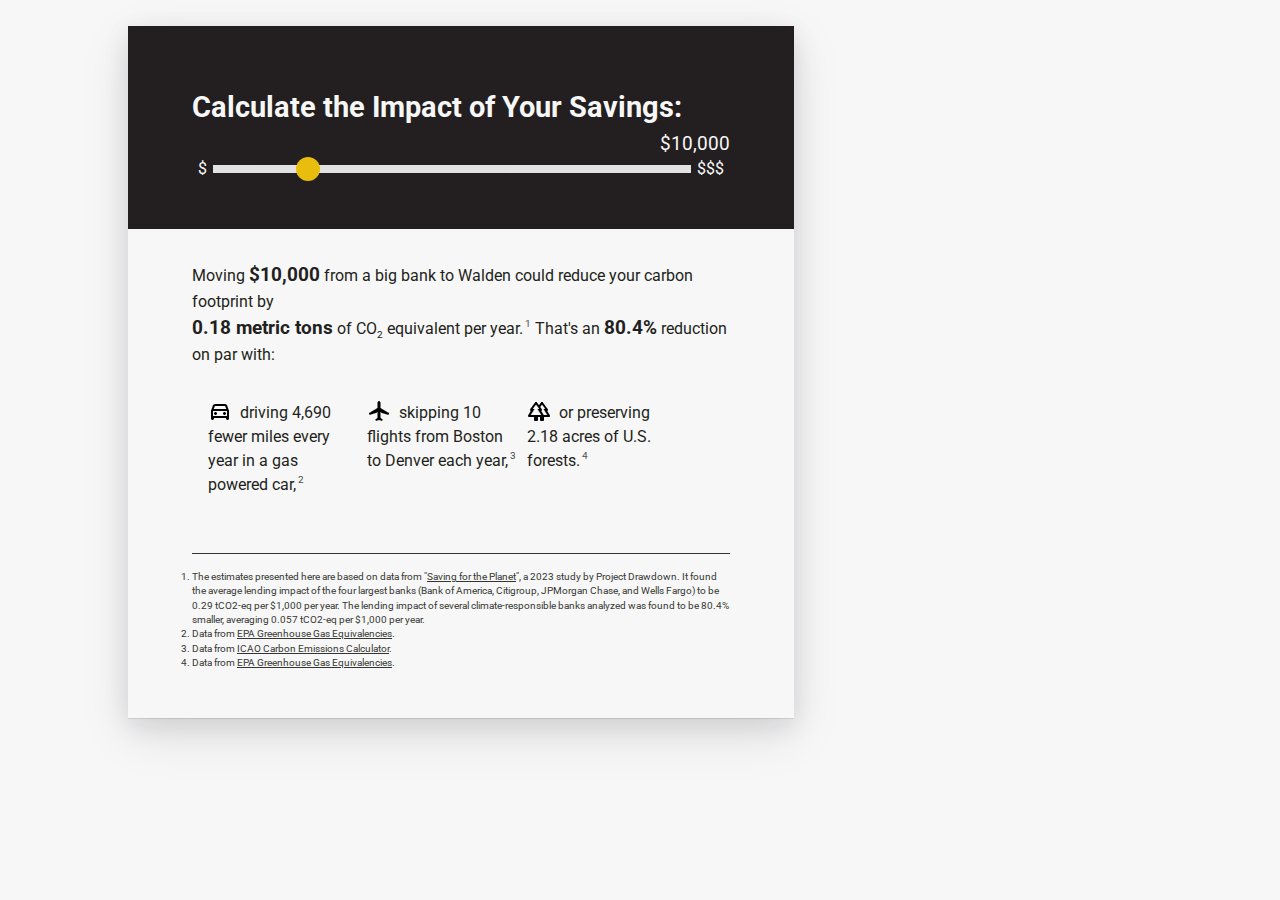
<file: index.html>
<!DOCTYPE html>
<html lang="en">
	<head>
		<!-- metadata -->
		<title>Carbon Calculator Demo</title>
		<meta charset="utf-8">
		<meta name="viewport" content="width=device-width, initial-scale=1.0">

		<!-- seo -->
        <meta name="robots" content="noindex">
		<meta name="title" content="Carbon Calculator Demo">
		<meta name="description" content="Carbon Calculator Demo">

		<!-- styles -->
		<link rel="stylesheet" href="styles.css">

		<!-- favicons -->
		<!-- <link rel="apple-touch-icon" sizes="180x180" href="favicons/apple-touch-icon.png">
		<link rel="icon" type="image/png" sizes="32x32" href="favicons/favicon-32x32.png">
		<link rel="icon" type="image/png" sizes="16x16" href="favicons/favicon-16x16.png">
		<link rel="manifest" href="favicons/site.webmanifest"> -->
		
		<!-- Google fonts -->
		<link rel="preconnect" href="https://fonts.googleapis.com">
		<link rel="preconnect" href="https://fonts.gstatic.com" crossorigin>
		<link href="https://fonts.googleapis.com/css2?family=Roboto:wght@300;400;700&display=swap" rel="stylesheet">
	</head>
	<body>
        <main>
			<div id="calculator">
				<div id="calc-header">
					<h1>Calculate the Impact of Your Savings: <span id="deposits-big" aria-live="polite">$10,000</span></h1>
				</div>
				
				<div class="slidecontainer">
					<span>$</span>
					<input type="range" min="1" max="50" value="10" id="deposit-slider" aria-label="deposit amount">
					<span>$$$</span>
				</div>
			</div>

			<div id="results">
				<p>Moving <span id="deposits">$10,000</span> from a big bank to Walden could reduce your carbon footprint by<br><span id="carbon">0.18 metric tons</span> of CO<sub>2</sub> equivalent per year.<sup>1</sup> That's an <span id="reduction">80.4%</span> reduction on par with:</p>
				<ul>
					<li><img src="car.png" class="icon">driving <span id="miles">4,690</span> fewer miles every year in a gas powered car,<sup>2</sup></li>
					<li><img src="plane.png" class="icon">skipping <span id="flights">10</span> flight<span id="flights-plural">s</span> from Boston to Denver each year,<sup>3</sup></li>
					<li><img src="trees.png" class="icon">or preserving <span id="acres">2.18</span> acres of U.S. forests.<sup>4</sup></li>
				</ul>

				<ol id="footnotes">
					<li>The estimates presented here are based on data from "<a href="https://drawdown.org/publications/saving-for-the-planet" target="_blank">Saving for the Planet</a>", a 2023 study by Project Drawdown. It found the average lending impact of the four largest banks (Bank of America, Citigroup, JPMorgan Chase, and Wells Fargo) to be 0.29 tCO2-eq per $1,000 per year. The lending impact of several climate-responsible banks analyzed was found to be 80.4% smaller, averaging 0.057 tCO2-eq per $1,000 per year.</li>
					<li>Data from <a href="https://www.epa.gov/energy/greenhouse-gas-equivalencies-calculator" target="_blank">EPA Greenhouse Gas Equivalencies</a>.</li>
					<li>Data from <a href="https://www.icao.int/environmental-protection/CarbonOffset/Pages/default.aspx" target="_blank">ICAO Carbon Emissions Calculator</a>.</li>
					<li>Data from <a href="https://www.epa.gov/energy/greenhouse-gas-equivalencies-calculator" target="_blank">EPA Greenhouse Gas Equivalencies</a>.</li>
				</ol>
			</div>
        </main>
        <footer>
			<script>
				// default values
				var multiple = 10;
				var deposits = "$10,000";

				// slider event listener
				document.getElementById('deposit-slider').addEventListener('input', function (e) {
					if(e.target.value <= 10){ // slider 1k to 10k
						multiple = e.target.value * 1;
						deposits = "$" + multiple + ",000";
					}
					else if(e.target.value <= 18){ // slider 15k to 50k
						multiple = 10 + ((e.target.value - 10) * 5);
						deposits = "$" + multiple + ",000";
					}
					else if(e.target.value <= 33){ // slider 60k to 200k
						multiple = 50 + ((e.target.value - 18) * 10);
						deposits = "$" + multiple + ",000";
					}
					else if(e.target.value <= 40){ // slider 300k to 900k
						multiple = 200 + ((e.target.value - 33) * 100);
						deposits = "$" + multiple + ",000";
					}
					else if(e.target.value <= 50){ // slider 1M to 9M
						multiple = ((e.target.value - 40) * 1000);
						deposits = "$" + multiple/1000 + "M";
					}

					//plural text
					if(e.target.value > 1){
						document.getElementById('flights-plural').innerHTML = "s";
					}
					else{
						document.getElementById('flights-plural').innerHTML = "";
					}

					// render values
					document.getElementById('deposits-big').innerHTML = deposits;
					document.getElementById('deposits').innerHTML = deposits;
					document.getElementById('carbon').innerHTML = Math.round((multiple * 0.183)*100)/100 + " metric tons";
					document.getElementById('miles').innerHTML = (multiple * 469).toString().replace(/\B(?=(\d{3})+(?!\d))/g, ",");
					document.getElementById('flights').innerHTML = multiple.toString().replace(/\B(?=(\d{3})+(?!\d))/g, ",");;
					document.getElementById('acres').innerHTML = Math.round((multiple * 0.218)*100)/100;
				});
				</script>
        </footer>
    </body>
</html>
</file>
<file: styles.css>
/* COLORS */
:root{
    --black: #231f20;
    --white: #f7f7f7;
    --yellow: #ffcf0b;
}



/* TYPOGRAPHY */
html {font-size: 100%;}
body {
    font-family: 'Roboto', sans-serif;
    font-weight: 400;
    line-height: 1.5;
}
h1, h2 {
    margin: 0rem 0px 1.2rem 0px;
    font-weight: 700;
    line-height: 1.2;
}
h1 {font-size: 1.8rem;}
h2 {font-size: 1.2rem;}
a{
    color:var(--black);
    text-decoration-thickness: 1px;
}
a:hover {opacity: 0.8;}
p {
    margin-top:0px;
    margin-bottom: 1rem;
}
ul{
    padding-left:2rem;
}



/* STRUCTURE */
body{
    background-color: var(--white);
    color: var(--black);
    margin: 2% 10%;
}
main{
    width:65%;
    box-shadow: rgba(17, 17, 26, 0.1) 0px 1px 0px, rgba(17, 17, 26, 0.1) 0px 8px 24px, rgba(17, 17, 26, 0.1) 0px 16px 48px;
}
header{
    margin-bottom:5rem;
}




/* MOBILE STRUCTURE */
@media only screen and (max-width: 800px) {
    body{margin:12% 4%;}
    li{
        margin-bottom: 1.2rem;
        line-height:1.2;
    }
    main{width:100%}
    body{margin:2%;}
    #calc-header{text-align:center !important;}
    #deposits-big{float: none !important;}
    #results{padding:1rem !important;}
    #results ul li{
        display:block !important;
        width:100% !important;
        margin-bottom:1rem !important;
    }
    #results ul {padding-right:1rem !important;}
    #footnotes{
        padding-bottom:0px !important;
    }
}



/* DEPOSIT SLIDER */
.slidecontainer {
    width: 100%;
    margin-top:2rem;
    margin-bottom:1rem;
    text-align:center;
}
.slidecontainer span{
    font-size:1rem;
    font-weight:400;
    vertical-align: -0.05rem;
}
#deposit-slider {
    display:inline-block;
    -webkit-appearance: none;
    appearance: none;
    width: calc(100% - 8ch);
    height: 0.5rem;
    background: var(--white);
    outline: none;
    opacity: 0.9;
    -webkit-transition: .2s;
    transition: opacity .2s;
}
#deposit-slider:hover {
    opacity: 1;
}
#deposit-slide:focus{
    opacity: 1;
    outline: solid 3px var(--white);
}
#deposit-slider::-webkit-slider-thumb {
    -webkit-appearance: none;
    appearance: none;
    width: 1.5rem;
    height: 1.5rem;
    background: var(--yellow);
    cursor: pointer;
    border-radius: 30px; 
}
#deposit-slider::-moz-range-thumb {
    width: 1.5rem;
    height: 1.5px;
    background: var(--yellow);
    cursor: pointer;
    border-radius: 30px; 
}




/* CALC HEADER */
#deposits-big{
    font-size:1.2rem;
    font-weight:400;
    float: right;
    padding-top:0.5rem;
}
#calc-header{
    margin: 0px 0%;
    text-align:left;
}



/* RESULTS */
sup{
    margin-left:2px;
    font-size:60%;
    opacity:80%;
}
sub{
    font-size:60%;
}
#equiv p{
    margin-bottom:0.25rem;
}

#deposits, #carbon, #reduction{
    font-size:1.2rem;
    font-weight:700;
}
.icon{
    height:1.5rem;
    width:1.5rem;
    margin-right:0.5rem;
    vertical-align:-0.3rem
}
#calculator{
    text-align:left;
    background-color:var(--black);
    color:var(--white);
    padding: 4rem 4rem 2rem 4rem;
    margin-bottom:2rem;
}
#results, #footnotes{
    padding: 0px 4rem;
}
#results ul{
    text-align:left;
    padding-left:1rem;
    list-style: none;
    margin-top:2rem;
}
#results ul li{
    margin-bottom:0.5rem;
    display:inline-block;
    width:29%;
    vertical-align:top;
    margin-right:0.25rem;
}
#footnotes{
    font-size:60%;
    opacity:90%;
    margin:3rem 0px;
    padding:1rem 0px 3rem 0px;
    border-top: solid 1px var(--black);
}
</file>
